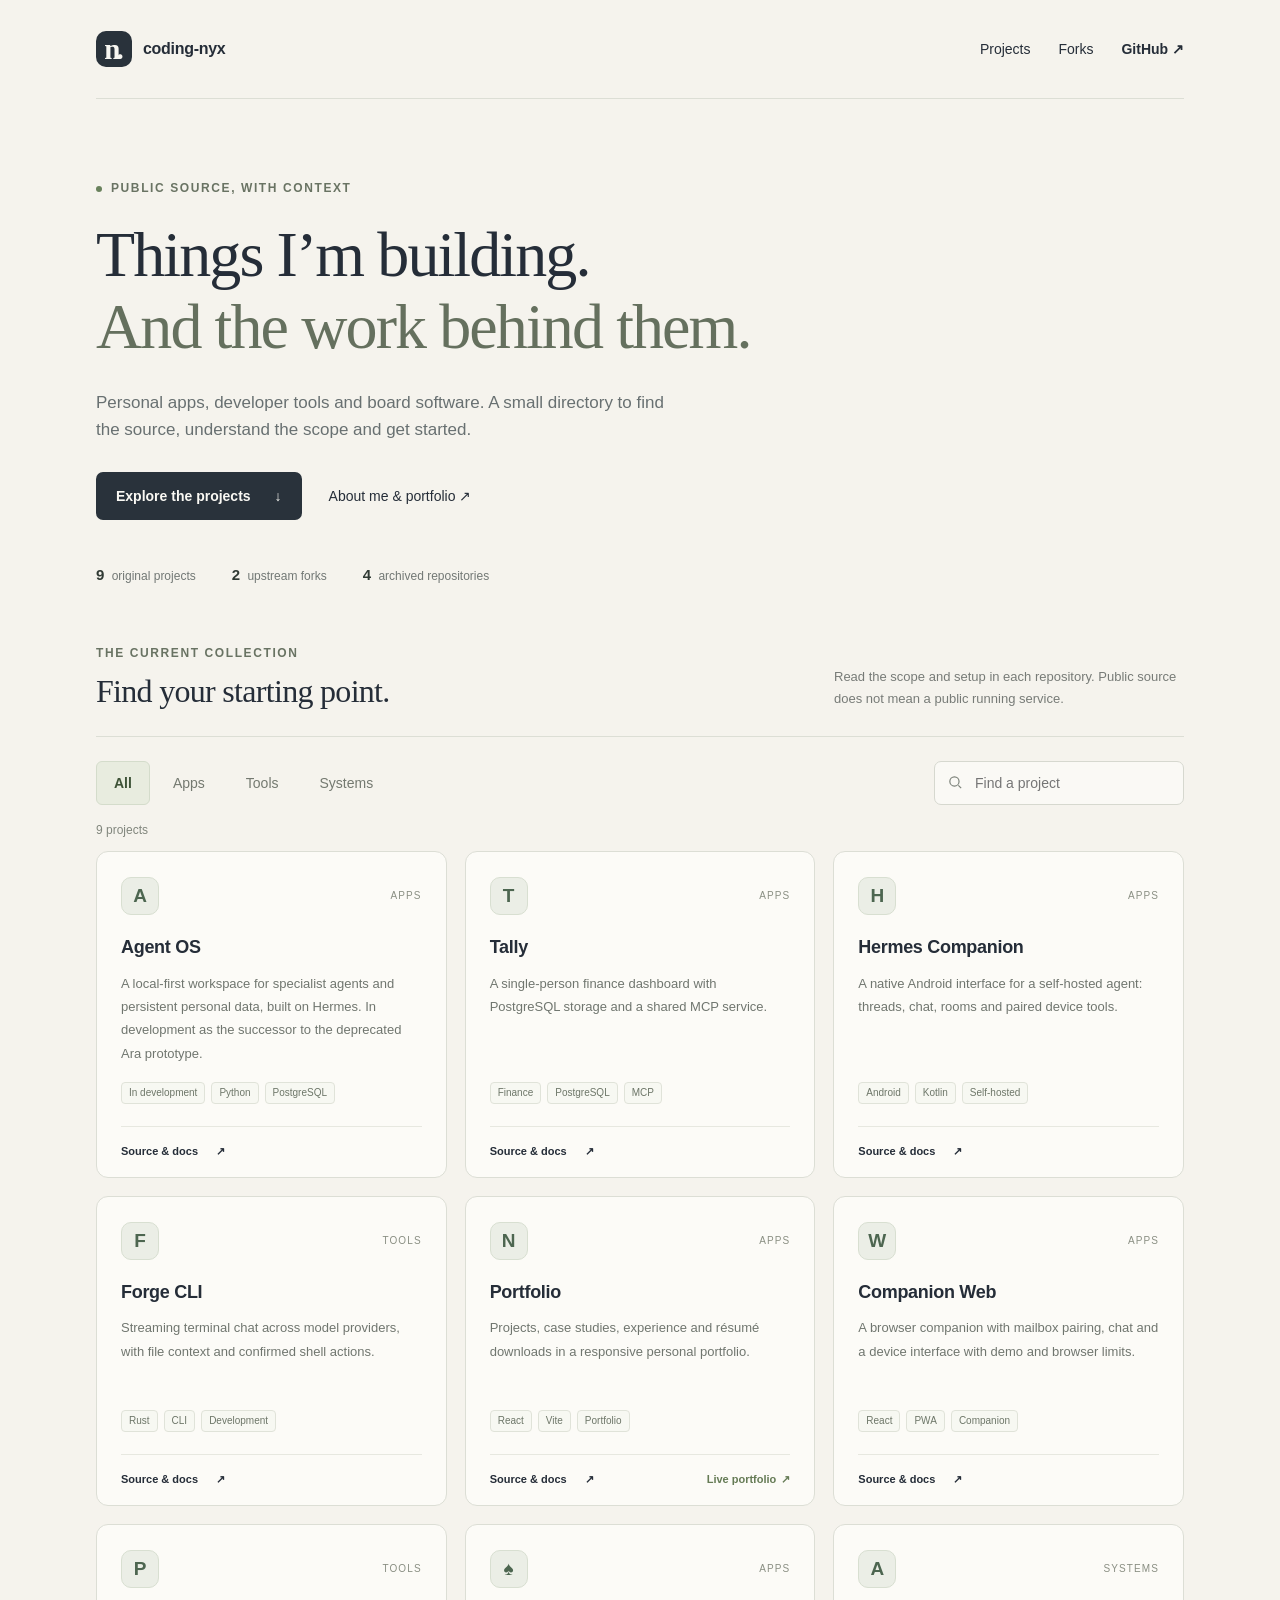
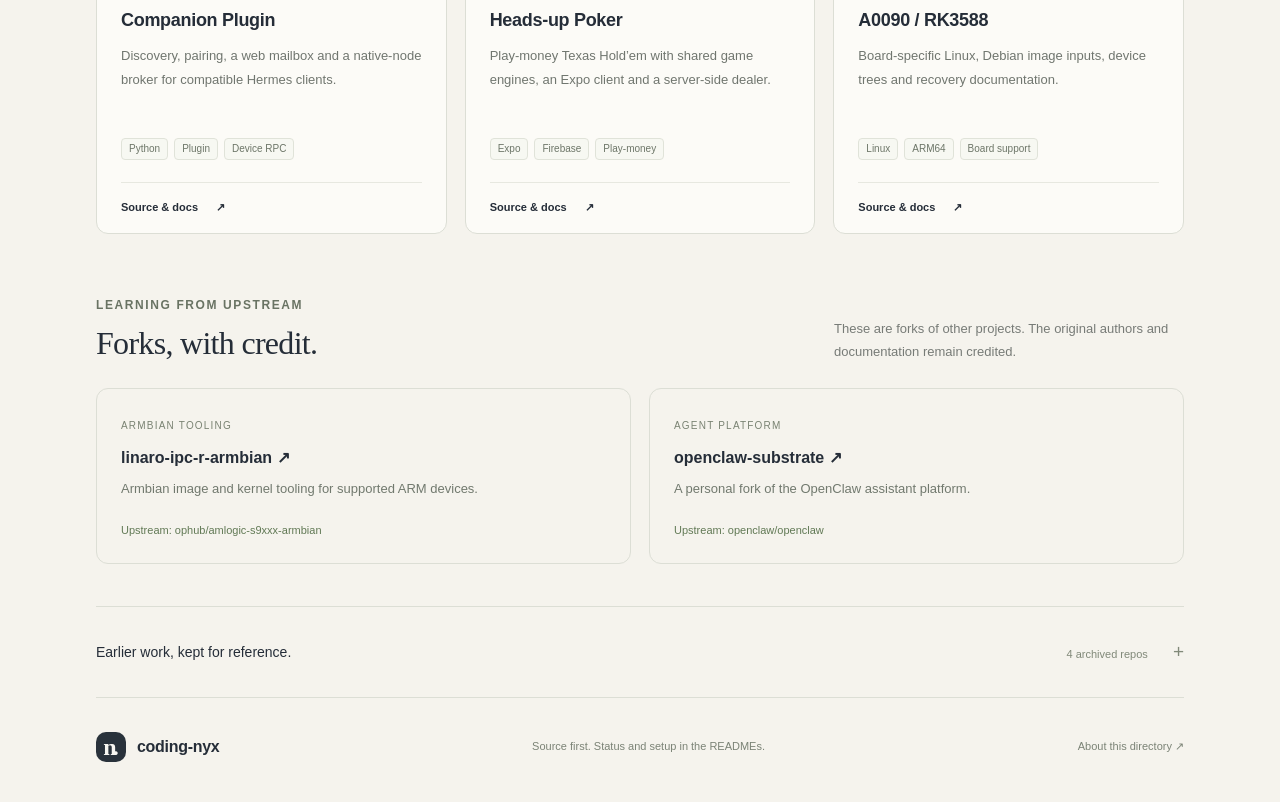
<file: index.html>
<!doctype html>
<html lang="en">
  <head>
    <meta charset="utf-8" />
    <meta name="viewport" content="width=device-width,initial-scale=1" />
    <title>NYX — Public projects</title>
    <meta
      name="description"
      content="A directory of coding-nyx public projects: personal apps, developer tools and board software. Source, documentation, forks and archived work."
    />
    <meta name="theme-color" content="#f5f3ed" />
    <link rel="icon" href="./favicon.svg" type="image/svg+xml" />
    <link rel="stylesheet" href="./styles.css?v=52fa39911064" />
    <script src="./script.js?v=d7d178ef4d31" defer></script>
  </head>
  <body>
    <a class="skip" href="#projects">Skip to projects</a>
    <div class="page-shell">
      <header class="site-header">
        <a class="wordmark" href="./" aria-label="NYX home"
          ><span class="brand-mark" aria-hidden="true">n.</span><span>coding-nyx</span></a
        >
        <nav aria-label="Main navigation">
          <a href="#projects">Projects</a><a href="#forks">Forks</a
          ><a href="https://github.com/coding-nyx" class="github-link"
            >GitHub <span aria-hidden="true">↗</span></a
          >
        </nav>
      </header>
      <main>
        <section class="hero" aria-labelledby="intro">
          <p class="eyebrow"><span></span>Public source, with context</p>
          <h1 id="intro">Things I’m building.<br /><span>And the work behind them.</span></h1>
          <p class="hero-copy">
            Personal apps, developer tools and board software. A small directory to find the source,
            understand the scope and get started.
          </p>
          <div class="hero-links">
            <a class="primary-link" href="#projects"
              >Explore the projects <span aria-hidden="true">↓</span></a
            ><a href="https://iamnyx.web.app"
              >About me &amp; portfolio <span aria-hidden="true">↗</span></a
            >
          </div>
          <div class="hero-stats" aria-label="Directory summary">
            <span><strong>9</strong> original projects</span
            ><span><strong>2</strong> upstream forks</span
            ><span><strong>4</strong> archived repositories</span>
          </div>
        </section>
        <section id="projects" aria-labelledby="projects-title">
          <div class="section-heading">
            <div>
              <p class="eyebrow">The current collection</p>
              <h2 id="projects-title">Find your starting point.</h2>
            </div>
            <p>
              Read the scope and setup in each repository. Public source does not mean a public
              running service.
            </p>
          </div>
          <div class="project-toolbar">
            <div class="filters" role="group" aria-label="Project category">
              <button type="button" data-filter="all" aria-pressed="true">All</button
              ><button type="button" data-filter="apps" aria-pressed="false">Apps</button
              ><button type="button" data-filter="tools" aria-pressed="false">Tools</button
              ><button type="button" data-filter="systems" aria-pressed="false">Systems</button>
            </div>
            <label class="search"
              ><svg viewBox="0 0 24 24" fill="none" aria-hidden="true">
                <circle cx="10.5" cy="10.5" r="6.5" />
                <path d="m16 16 4 4" /></svg
              ><input
                id="project-search"
                type="search"
                aria-label="Find a project"
                placeholder="Find a project"
                autocomplete="off"
            /></label>
          </div>
          <p id="result-count" class="result-count" aria-live="polite">9 projects</p>
          <div class="project-grid">
            <article class="project-card" data-kind="apps">
              <div class="card-top">
                <span class="project-mark" aria-hidden="true">A</span><span class="kind">apps</span>
              </div>
              <h3><a href="https://github.com/coding-nyx/agent-os">Agent OS</a></h3>
              <p>
                A local-first workspace for specialist agents and persistent personal data, built on
                Hermes. In development as the successor to the deprecated Ara prototype.
              </p>
              <div class="tags">
                <span>In development</span><span>Python</span><span>PostgreSQL</span>
              </div>
              <div class="card-bottom">
                <a href="https://github.com/coding-nyx/agent-os"
                  >Source &amp; docs <span aria-hidden="true">↗</span></a
                >
              </div>
            </article>
            <article class="project-card" data-kind="apps">
              <div class="card-top">
                <span class="project-mark" aria-hidden="true">T</span><span class="kind">apps</span>
              </div>
              <h3><a href="https://github.com/coding-nyx/tally">Tally</a></h3>
              <p>
                A single-person finance dashboard with PostgreSQL storage and a shared MCP service.
              </p>
              <div class="tags"><span>Finance</span><span>PostgreSQL</span><span>MCP</span></div>
              <div class="card-bottom">
                <a href="https://github.com/coding-nyx/tally"
                  >Source &amp; docs <span aria-hidden="true">↗</span></a
                >
              </div>
            </article>
            <article class="project-card" data-kind="apps">
              <div class="card-top">
                <span class="project-mark" aria-hidden="true">H</span><span class="kind">apps</span>
              </div>
              <h3>
                <a href="https://github.com/coding-nyx/hermes-companion-app">Hermes Companion</a>
              </h3>
              <p>
                A native Android interface for a self-hosted agent: threads, chat, rooms and paired
                device tools.
              </p>
              <div class="tags">
                <span>Android</span><span>Kotlin</span><span>Self-hosted</span>
              </div>
              <div class="card-bottom">
                <a href="https://github.com/coding-nyx/hermes-companion-app"
                  >Source &amp; docs <span aria-hidden="true">↗</span></a
                >
              </div>
            </article>
            <article class="project-card" data-kind="tools">
              <div class="card-top">
                <span class="project-mark" aria-hidden="true">F</span
                ><span class="kind">tools</span>
              </div>
              <h3><a href="https://github.com/coding-nyx/forge-cli">Forge CLI</a></h3>
              <p>
                Streaming terminal chat across model providers, with file context and confirmed
                shell actions.
              </p>
              <div class="tags"><span>Rust</span><span>CLI</span><span>Development</span></div>
              <div class="card-bottom">
                <a href="https://github.com/coding-nyx/forge-cli"
                  >Source &amp; docs <span aria-hidden="true">↗</span></a
                >
              </div>
            </article>
            <article class="project-card" data-kind="apps">
              <div class="card-top">
                <span class="project-mark" aria-hidden="true">N</span><span class="kind">apps</span>
              </div>
              <h3><a href="https://github.com/coding-nyx/portfolio">Portfolio</a></h3>
              <p>
                Projects, case studies, experience and résumé downloads in a responsive personal
                portfolio.
              </p>
              <div class="tags"><span>React</span><span>Vite</span><span>Portfolio</span></div>
              <div class="card-bottom">
                <a href="https://github.com/coding-nyx/portfolio"
                  >Source &amp; docs <span aria-hidden="true">↗</span></a
                ><a href="https://iamnyx.web.app" class="live"
                  >Live portfolio <span aria-hidden="true">↗</span></a
                >
              </div>
            </article>
            <article class="project-card" data-kind="apps">
              <div class="card-top">
                <span class="project-mark" aria-hidden="true">W</span><span class="kind">apps</span>
              </div>
              <h3>
                <a href="https://github.com/coding-nyx/hermes-companion-web">Companion Web</a>
              </h3>
              <p>
                A browser companion with mailbox pairing, chat and a device interface with demo and
                browser limits.
              </p>
              <div class="tags"><span>React</span><span>PWA</span><span>Companion</span></div>
              <div class="card-bottom">
                <a href="https://github.com/coding-nyx/hermes-companion-web"
                  >Source &amp; docs <span aria-hidden="true">↗</span></a
                >
              </div>
            </article>
            <article class="project-card" data-kind="tools">
              <div class="card-top">
                <span class="project-mark" aria-hidden="true">P</span
                ><span class="kind">tools</span>
              </div>
              <h3>
                <a href="https://github.com/coding-nyx/hermes-companion-plugin">Companion Plugin</a>
              </h3>
              <p>
                Discovery, pairing, a web mailbox and a native-node broker for compatible Hermes
                clients.
              </p>
              <div class="tags"><span>Python</span><span>Plugin</span><span>Device RPC</span></div>
              <div class="card-bottom">
                <a href="https://github.com/coding-nyx/hermes-companion-plugin"
                  >Source &amp; docs <span aria-hidden="true">↗</span></a
                >
              </div>
            </article>
            <article class="project-card" data-kind="apps">
              <div class="card-top">
                <span class="project-mark" aria-hidden="true">♠</span
                ><span class="kind">apps</span>
              </div>
              <h3><a href="https://github.com/coding-nyx/poker">Heads-up Poker</a></h3>
              <p>
                Play-money Texas Hold’em with shared game engines, an Expo client and a server-side
                dealer.
              </p>
              <div class="tags"><span>Expo</span><span>Firebase</span><span>Play-money</span></div>
              <div class="card-bottom">
                <a href="https://github.com/coding-nyx/poker"
                  >Source &amp; docs <span aria-hidden="true">↗</span></a
                >
              </div>
            </article>
            <article class="project-card" data-kind="systems">
              <div class="card-top">
                <span class="project-mark" aria-hidden="true">A</span
                ><span class="kind">systems</span>
              </div>
              <h3><a href="https://github.com/coding-nyx/a0090-meta">A0090 / RK3588</a></h3>
              <p>
                Board-specific Linux, Debian image inputs, device trees and recovery documentation.
              </p>
              <div class="tags"><span>Linux</span><span>ARM64</span><span>Board support</span></div>
              <div class="card-bottom">
                <a href="https://github.com/coding-nyx/a0090-meta"
                  >Source &amp; docs <span aria-hidden="true">↗</span></a
                >
              </div>
            </article>
          </div>
          <div class="empty-state" id="empty-state" hidden>
            <h3>No matching projects.</h3>
            <p>Try a different keyword or category.</p>
            <button type="button" id="reset-filters">Reset filters</button>
          </div>
          <noscript
            ><p class="no-script">
              All projects are listed above. Search and category filters require JavaScript.
            </p></noscript
          >
        </section>
        <section id="forks" aria-labelledby="forks-title" class="forks-section">
          <div class="section-heading">
            <div>
              <p class="eyebrow">Learning from upstream</p>
              <h2 id="forks-title">Forks, with credit.</h2>
            </div>
            <p>
              These are forks of other projects. The original authors and documentation remain
              credited.
            </p>
          </div>
          <div class="fork-grid">
            <article class="fork-card">
              <span class="small-label">Armbian tooling</span>
              <h3>
                <a href="https://github.com/coding-nyx/linaro-ipc-r-armbian"
                  >linaro-ipc-r-armbian <span aria-hidden="true">↗</span></a
                >
              </h3>
              <p>Armbian image and kernel tooling for supported ARM devices.</p>
              <a class="upstream" href="https://github.com/ophub/amlogic-s9xxx-armbian"
                >Upstream: ophub/amlogic-s9xxx-armbian</a
              >
            </article>
            <article class="fork-card">
              <span class="small-label">Agent platform</span>
              <h3>
                <a href="https://github.com/coding-nyx/openclaw-substrate"
                  >openclaw-substrate <span aria-hidden="true">↗</span></a
                >
              </h3>
              <p>A personal fork of the OpenClaw assistant platform.</p>
              <a class="upstream" href="https://github.com/openclaw/openclaw"
                >Upstream: openclaw/openclaw</a
              >
            </article>
          </div>
        </section>
        <section class="archive-section" aria-label="Archived repositories">
          <details>
            <summary>
              <span>Earlier work, kept for reference.</span
              ><span class="archive-count">4 archived repos <span aria-hidden="true">+</span></span>
            </summary>
            <p>
              These repositories are archived on GitHub. Their source remains public, but the
              archive status is not a maintenance or support promise.
            </p>
            <div class="archive-links">
              <a href="https://github.com/coding-nyx/archinstall"
                >archinstall <span>Fork · archived</span></a
              ><a href="https://github.com/coding-nyx/hermes-companion"
                >hermes-companion <span>Earlier prototype · archived</span></a
              ><a href="https://github.com/coding-nyx/personal-trainer"
                >personal-trainer <span>Archived</span></a
              ><a href="https://github.com/coding-nyx/worktracker"
                >worktracker <span>Archived</span></a
              >
            </div>
          </details>
        </section>
      </main>
      <footer>
        <a class="wordmark" href="./"
          ><span class="brand-mark small" aria-hidden="true">n.</span><span>coding-nyx</span></a
        >
        <p>Source first. Status and setup in the READMEs.</p>
        <a href="https://github.com/coding-nyx/coding-nyx.github.io"
          >About this directory <span aria-hidden="true">↗</span></a
        >
      </footer>
    </div>
  </body>
</html>
</file>
<file: styles.css>
* {
  box-sizing: border-box;
}
html {
  scroll-behavior: smooth;
  scroll-padding-top: 24px;
}
body {
  margin: 0;
  background: #f5f3ed;
  color: #252d38;
  font:
    16px/1.6 -apple-system,
    BlinkMacSystemFont,
    "Segoe UI",
    sans-serif;
}
a {
  color: inherit;
  text-decoration: none;
}
button,
input {
  font: inherit;
}
button,
a,
input {
  touch-action: manipulation;
}
button {
  cursor: pointer;
}
a:hover {
  text-decoration: underline;
  text-underline-offset: 4px;
}
a:focus-visible,
button:focus-visible,
input:focus-visible,
summary:focus-visible {
  outline: 3px solid #61765a;
  outline-offset: 5px;
  border-radius: 5px;
}
[hidden] {
  display: none !important;
}
.page-shell {
  max-width: 1168px;
  margin: 0 auto;
  padding: 0 40px;
}
.skip {
  position: absolute;
  top: 8px;
  left: 16px;
  transform: translateY(-150%);
  padding: 10px 18px;
  background: white;
  z-index: 3;
}
.skip:focus {
  transform: none;
}
.site-header {
  display: flex;
  align-items: center;
  justify-content: space-between;
  gap: 24px;
  padding: 28px 0;
  border-bottom: 1px solid #dcded5;
}
.wordmark {
  display: inline-flex;
  align-items: center;
  gap: 11px;
  font-size: 16px;
  font-weight: 650;
  letter-spacing: -0.3px;
}
.brand-mark {
  display: grid;
  place-items: center;
  width: 36px;
  height: 36px;
  background: #29323b;
  color: #f7f6f1;
  border-radius: 10px;
  font:
    700 29px/1 Georgia,
    serif;
  letter-spacing: -4px;
  padding-right: 4px;
}
.brand-mark.small {
  width: 30px;
  height: 30px;
  font-size: 24px;
}
nav {
  display: flex;
  gap: 28px;
  align-items: center;
  font-size: 14px;
}
nav a {
  padding: 10px 0;
}
.github-link {
  font-weight: 600;
}
.hero {
  padding: 80px 0 57px;
}
.eyebrow {
  display: flex;
  align-items: center;
  gap: 9px;
  font-size: 12px;
  font-weight: 650;
  letter-spacing: 1.6px;
  text-transform: uppercase;
  color: #697363;
  margin: 0 0 20px;
}
.eyebrow > span {
  width: 6px;
  height: 6px;
  border-radius: 50%;
  background: #69815c;
}
h1 {
  font:
    500 clamp(40px, 5.3vw, 64px)/1.13 Georgia,
    "Times New Roman",
    serif;
  letter-spacing: -1.9px;
  margin: 0;
  max-width: 970px;
}
h1 > span {
  color: #65705e;
}
.hero-copy {
  max-width: 590px;
  color: #687071;
  font-size: 17px;
  margin: 26px 0 28px;
}
.hero-links {
  display: flex;
  align-items: center;
  gap: 27px;
  font-size: 14px;
}
.primary-link {
  display: inline-flex;
  gap: 24px;
  align-items: center;
  background: #29323b;
  color: #faf9f4;
  padding: 13px 20px;
  border-radius: 7px;
  font-weight: 600;
}
.primary-link:hover {
  background: #39463f;
  text-decoration: none;
}
.hero-stats {
  display: flex;
  gap: 36px;
  color: #727875;
  font-size: 12px;
  margin-top: 43px;
}
.hero-stats strong {
  color: #303a34;
  font-size: 15px;
  font-weight: 650;
  margin-right: 4px;
}
.section-heading {
  display: flex;
  justify-content: space-between;
  gap: 25px;
  align-items: end;
  margin-bottom: 25px;
}
.section-heading .eyebrow {
  margin-bottom: 9px;
}
h2 {
  font:
    500 32px/1.2 Georgia,
    "Times New Roman",
    serif;
  letter-spacing: -0.7px;
  margin: 0;
}
.section-heading > p {
  max-width: 350px;
  font-size: 13px;
  color: #777b77;
  line-height: 1.7;
  margin: 0;
}
.project-toolbar {
  display: flex;
  gap: 24px;
  justify-content: space-between;
  align-items: center;
  border-top: 1px solid #dcded5;
  padding-top: 24px;
}
.filters {
  display: flex;
  flex-wrap: wrap;
  gap: 5px;
}
.filters button {
  border: 1px solid transparent;
  background: transparent;
  border-radius: 6px;
  padding: 9px 17px;
  min-height: 44px;
  color: #747970;
  font-size: 14px;
}
.filters button[aria-pressed="true"] {
  background: #e8ecdf;
  border-color: #d4dccb;
  color: #3e5337;
  font-weight: 600;
}
.filters button:hover {
  background: #e9ece3;
}
.search {
  display: flex;
  align-items: center;
  gap: 9px;
  border: 1px solid #d6d8cf;
  background: #faf9f5;
  border-radius: 7px;
  padding: 9px 12px;
  width: 250px;
}
.search svg {
  height: 17px;
  width: 17px;
  stroke: #7b8179;
  stroke-width: 1.7;
  flex-shrink: 0;
}
.search input {
  width: 100%;
  min-width: 0;
  border: 0;
  background: transparent;
  color: #343b34;
  font-size: 14px;
  outline: none;
  min-height: 24px;
}
.result-count {
  font-size: 12px;
  color: #81867d;
  margin: 16px 0 11px;
}
.project-grid {
  display: grid;
  grid-template-columns: repeat(3, minmax(0, 1fr));
  gap: 18px;
}
.project-card {
  display: flex;
  flex-direction: column;
  min-height: 310px;
  padding: 25px 24px 0;
  border: 1px solid #dcded5;
  background: #fcfbf7;
  border-radius: 12px;
  transition:
    transform 0.15s,
    border-color 0.15s;
}
.project-card:hover {
  transform: translateY(-2px);
  border-color: #a4b099;
}
.card-top {
  display: flex;
  justify-content: space-between;
  align-items: center;
  margin-bottom: 21px;
}
.project-mark {
  display: grid;
  place-items: center;
  background: #ebeee6;
  color: #4d6650;
  border: 1px solid #d8dfd1;
  border-radius: 10px;
  width: 38px;
  height: 38px;
  font-size: 19px;
  font-weight: 650;
}
.kind {
  font-size: 10px;
  letter-spacing: 1.1px;
  text-transform: uppercase;
  color: #8a8f83;
}
.project-card h3 {
  font-size: 18px;
  line-height: 1.3;
  margin: 0;
  letter-spacing: -0.3px;
}
.project-card p {
  font-size: 13px;
  line-height: 1.8;
  color: #70766f;
  margin: 12px 0 17px;
}
.tags {
  display: flex;
  flex-wrap: wrap;
  gap: 6px;
  margin-top: auto;
  padding-bottom: 22px;
}
.tags span {
  font-size: 10px;
  border: 1px solid #e0e3d9;
  border-radius: 4px;
  padding: 2px 7px;
  color: #6d7668;
  background: #f7f8f2;
}
.card-bottom {
  display: flex;
  justify-content: space-between;
  gap: 8px;
  align-items: center;
  min-height: 51px;
  border-top: 1px solid #e7e8e0;
  font-size: 11px;
  font-weight: 600;
}
.card-bottom > a {
  padding: 11px 0;
  min-height: 44px;
  display: inline-flex;
  align-items: center;
  gap: 18px;
}
.card-bottom .live {
  color: #657b55;
  gap: 5px;
}
.empty-state {
  padding: 50px 20px;
  text-align: center;
  background: #fcfbf7;
  border: 1px dashed #cdd5c4;
  border-radius: 12px;
}
.empty-state h3 {
  margin: 0;
  font:
    500 27px Georgia,
    serif;
}
.empty-state p {
  color: #737c6d;
}
.empty-state button {
  background: #29323b;
  color: white;
  border: 0;
  border-radius: 6px;
  padding: 10px 18px;
  min-height: 44px;
}
.no-script {
  font-size: 13px;
  color: #6d746a;
}
.forks-section {
  padding: 62px 0 42px;
}
.fork-grid {
  display: grid;
  grid-template-columns: repeat(2, minmax(0, 1fr));
  gap: 18px;
}
.fork-card {
  padding: 22px 24px;
  border: 1px solid #dcded5;
  border-radius: 12px;
}
.small-label {
  color: #7a8373;
  text-transform: uppercase;
  font-size: 10px;
  letter-spacing: 1.2px;
}
.fork-card h3 {
  font-size: 16px;
  margin: 9px 0 8px;
}
.fork-card p {
  font-size: 13px;
  color: #71796e;
  margin: 0 0 16px;
}
.upstream {
  font-size: 11px;
  color: #617955;
  overflow-wrap: anywhere;
}
.archive-section {
  border-top: 1px solid #dcded5;
  border-bottom: 1px solid #dcded5;
  padding: 23px 0;
}
.archive-section summary {
  display: flex;
  justify-content: space-between;
  gap: 15px;
  align-items: center;
  cursor: pointer;
  list-style: none;
  font-size: 14px;
  font-weight: 500;
  min-height: 44px;
}
.archive-section summary::-webkit-details-marker {
  display: none;
}
.archive-count {
  font-size: 11px;
  color: #818979;
  font-weight: 400;
  white-space: nowrap;
}
.archive-count span {
  font-size: 19px;
  margin-left: 22px;
}
.archive-section details[open] .archive-count span {
  display: inline-block;
  transform: rotate(45deg);
}
.archive-section details > p {
  max-width: 700px;
  font-size: 13px;
  color: #747c6f;
}
.archive-links {
  display: grid;
  grid-template-columns: repeat(2, minmax(0, 1fr));
  gap: 10px 25px;
  padding: 7px 0 15px;
}
.archive-links > a {
  display: flex;
  justify-content: space-between;
  gap: 12px;
  font-size: 13px;
  padding: 10px 0;
}
.archive-links span {
  font-size: 11px;
  color: #858b7e;
}
footer {
  display: flex;
  align-items: center;
  justify-content: space-between;
  gap: 22px;
  padding: 34px 0 40px;
}
footer > p,
footer > a:last-child {
  font-size: 11px;
  color: #7b8376;
}
footer > p {
  margin: 0;
}
@media (min-width: 1500px) {
  .hero {
    padding-top: 95px;
  }
}
@media (max-width: 960px) {
  .project-grid {
    grid-template-columns: repeat(2, minmax(0, 1fr));
  }
  .section-heading > p {
    max-width: 280px;
  }
  .hero {
    padding-top: 65px;
  }
  h1 {
    font-size: 51px;
  }
}
@media (max-width: 620px) {
  .page-shell {
    padding: 0 22px;
  }
  .site-header {
    padding: 20px 0;
    gap: 14px;
  }
  .wordmark {
    font-size: 14px;
    gap: 8px;
  }
  .brand-mark {
    width: 32px;
    height: 32px;
    font-size: 26px;
  }
  nav {
    gap: 16px;
    font-size: 12px;
  }
  nav a:first-child {
    display: none;
  }
  .hero {
    padding: 49px 0 42px;
  }
  h1 {
    font-size: 41px;
    letter-spacing: -1.3px;
  }
  .hero-copy {
    font-size: 15px;
    margin: 22px 0 24px;
  }
  .hero-links {
    gap: 18px;
    font-size: 12px;
    align-items: start;
    flex-direction: column;
  }
  .primary-link {
    padding: 12px 17px;
    gap: 30px;
    font-size: 13px;
  }
  .hero-links > a:last-child {
    padding: 5px 0;
  }
  .hero-stats {
    flex-wrap: wrap;
    gap: 10px 20px;
    margin-top: 30px;
    font-size: 11px;
  }
  .hero-stats strong {
    font-size: 14px;
  }
  .section-heading {
    display: block;
    margin-bottom: 20px;
  }
  .section-heading > p {
    max-width: none;
    margin-top: 14px;
    font-size: 12px;
  }
  .section-heading .eyebrow {
    font-size: 10px;
  }
  h2 {
    font-size: 28px;
  }
  .project-toolbar {
    flex-direction: column;
    align-items: stretch;
    gap: 16px;
    padding-top: 18px;
  }
  .filters {
    gap: 5px;
  }
  .filters button {
    flex: 1;
    font-size: 13px;
    padding: 8px 13px;
  }
  .search {
    width: 100%;
    padding: 10px 13px;
    min-height: 44px;
  }
  .search input {
    font-size: 16px;
  }
  .project-grid,
  .fork-grid {
    grid-template-columns: minmax(0, 1fr);
    gap: 15px;
  }
  .project-card {
    min-height: 290px;
    padding: 23px 22px 0;
  }
  .project-card p {
    font-size: 14px;
  }
  .project-card h3 {
    font-size: 19px;
  }
  .tags span {
    font-size: 11px;
  }
  .card-bottom {
    font-size: 12px;
  }
  .forks-section {
    padding: 46px 0 32px;
  }
  .fork-card {
    padding: 22px;
  }
  .fork-card p {
    font-size: 14px;
  }
  .upstream {
    font-size: 12px;
  }
  .archive-section summary {
    align-items: start;
    font-size: 13px;
  }
  .archive-count {
    font-size: 10px;
  }
  .archive-count span {
    margin-left: 7px;
  }
  .archive-links {
    grid-template-columns: minmax(0, 1fr);
  }
  footer {
    flex-wrap: wrap;
    padding: 28px 0;
    gap: 16px;
  }
  footer > p {
    flex-basis: 100%;
    order: 3;
    font-size: 11px;
  }
  footer > a:last-child {
    font-size: 11px;
    margin-left: auto;
  }
}
@media (max-width: 360px) {
  .page-shell {
    padding: 0 17px;
  }
  h1 {
    font-size: 36px;
  }
  nav {
    gap: 12px;
  }
  .wordmark {
    font-size: 13px;
  }
  .hero-stats {
    gap: 9px 15px;
  }
  .filters button {
    padding-left: 10px;
    padding-right: 10px;
  }
  .archive-section summary {
    display: block;
  }
  .archive-count {
    display: block;
    margin-top: 8px;
  }
}
@media (prefers-reduced-motion: reduce) {
  html {
    scroll-behavior: auto;
  }
  .project-card {
    transition: none;
  }
}
</file>
